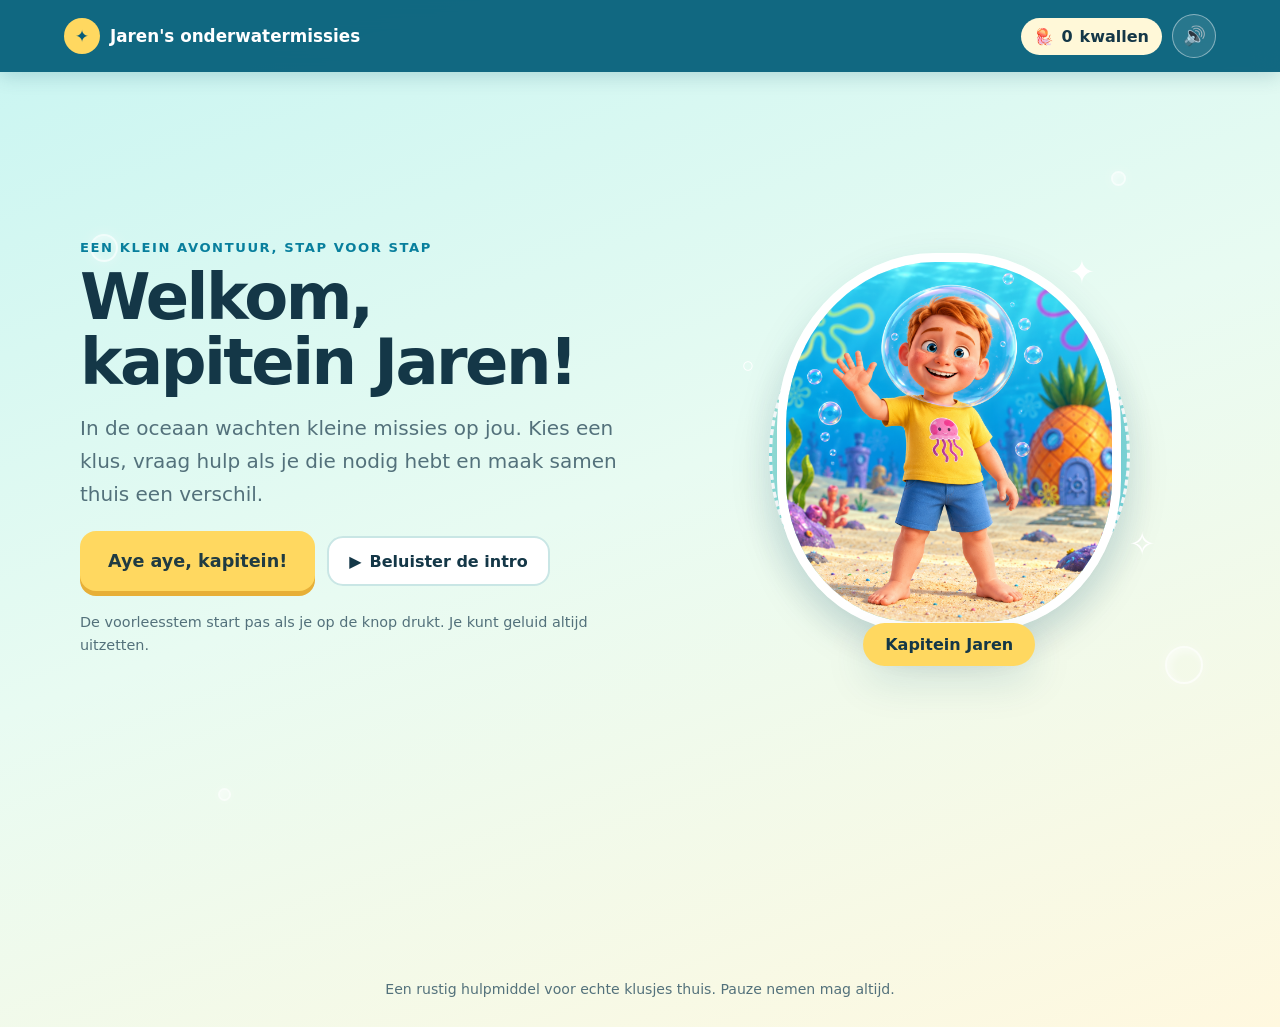
<file: index.html>
<!doctype html>
<html lang="nl">
  <head>
    <meta charset="utf-8">
    <meta name="viewport" content="width=device-width, initial-scale=1">
    <meta name="theme-color" content="#087f9d">
    <meta name="description" content="Een rustige, lokale app met kleine onderwatermissies voor Jaren.">
    <title>Jaren's Onderwatermissies</title>
    <link rel="manifest" href="manifest.json">
    <meta name="apple-mobile-web-app-capable" content="yes">
    <meta name="mobile-web-app-capable" content="yes">
    <meta name="apple-mobile-web-app-title" content="Onderwatermissies">
    <link rel="icon" href="icon-192.png" type="image/png">
    <link rel="apple-touch-icon" href="icon-192.png">
    <link rel="stylesheet" href="styles.css?v=14">
    <script src="voice/clips.js?v=2" defer></script>
    <script src="voice/jaren-clips.js?v=1" defer></script>
    <script src="app.js?v=15" defer></script>
    <script src="games/practiceGames.js?v=4" defer></script>
  </head>
  <body>
    <div class="ocean" aria-hidden="true">
      <span class="bubble bubble-one"></span>
      <span class="bubble bubble-two"></span>
      <span class="bubble bubble-three"></span>
      <span class="bubble bubble-four"></span>
    </div>
    <header class="topbar">
      <a class="brand" href="#" data-action="welcome" aria-label="Naar welkom">
        <span class="brand-mark" aria-hidden="true">✦</span>
        <span>Jaren's onderwatermissies</span>
      </a>
      <div class="topbar-right">
        <div class="wallet" aria-live="polite">
          <span aria-hidden="true">🪼</span>
          <span id="wallet-count">0</span>
          <span class="wallet-label">kwallen</span>
        </div>
        <button class="sound-toggle icon-button" data-action="toggle-voice" aria-label="Voorleesstem aan of uit" title="Voorleesstem aan of uit">
          <span id="voice-icon" aria-hidden="true">🔊</span>
        </button>
      </div>
    </header>

    <main id="app" class="app-shell" tabindex="-1">
      <div id="notice" class="notice" role="status" hidden></div>
      <section id="welcome-view" class="view welcome-view">
        <div class="welcome-copy">
          <p class="eyebrow">Een klein avontuur, stap voor stap</p>
          <h1>Welkom, kapitein Jaren!</h1>
          <p class="lead">In de oceaan wachten kleine missies op jou. Kies een klus, vraag hulp als je die nodig hebt en maak samen thuis een verschil.</p>
          <div class="welcome-actions">
            <button class="button button-primary button-large" data-action="begin">Aye aye, kapitein!</button>
            <button id="intro-button" class="button button-secondary intro-button" data-action="play-intro" aria-pressed="false"><span aria-hidden="true">▶</span> Beluister de intro</button>
          </div>
          <p class="sound-note">De voorleesstem start pas als je op de knop drukt. Je kunt geluid altijd uitzetten.</p>
          <audio id="intro-audio" src="Spongebob SquarePants - Intro (Dutch).mp3" preload="none"></audio>
        </div>
        <button type="button" class="welcome-avatar" data-action="avatar-hello" aria-label="Laat Jaren iets zeggen">
          <div class="avatar-orbit" aria-hidden="true"><span>✦</span><span>◦</span><span>✧</span></div>
          <img src="e6766199-f380-4f51-9668-b47f36cfb918.png" alt="Jaren als vrolijke onderwaterheld">
          <span class="avatar-caption">Kapitein Jaren</span>
        </button>
      </section>

      <section id="missions-view" class="view" hidden>
        <div class="page-heading">
          <div>
            <p class="eyebrow">Jouw avontuur van vandaag</p>
            <h1>Hoi Jaren! Dit kun je vandaag doen.</h1>
            <p class="lead">Kies samen een missie. Je mag altijd om hulp of pauze vragen.</p>
          </div>
          <div class="companion">
            <img src="e6766199-f380-4f51-9668-b47f36cfb918.png" alt="">
            <span>Jaren loopt mee!</span>
          </div>
        </div>
        <div id="missions-list" class="mission-grid"></div>
        <div class="bubble-break">
          <div class="bubble-break-text">
            <span class="bubble-break-icon" aria-hidden="true">🫧</span>
            <div>
              <strong>Even bubbelen</strong>
              <p>Een rustig spelletje zonder timer. Je mag stoppen wanneer je wilt.</p>
            </div>
          </div>
          <button class="button button-secondary" data-action="bubble-break"><span aria-hidden="true">▶</span> Bubbels</button>
        </div>
      </section>

      <section id="mission-view" class="view" hidden>
        <button class="back-link" data-action="missions">← Terug naar mijn missies</button>
        <div id="mission-content"></div>
      </section>

      <section id="room-view" class="view" hidden>
        <div class="page-heading">
          <div>
            <p class="eyebrow">Jouw eigen plekje</p>
            <h1>Mijn onderwaterkamer</h1>
            <p class="lead">Verdien kwallen met missies en kies iets leuks voor jouw kamer.</p>
            <p id="hero-badge" class="title-badge" aria-live="polite"></p>
          </div>
          <div class="companion">
            <img src="e6766199-f380-4f51-9668-b47f36cfb918.png" alt="">
            <span>Jaren kijkt mee!</span>
          </div>
        </div>
        <div class="room-scene">
          <div class="room-window"><span>🌊</span><span>🐠</span><span>🫧</span></div>
          <div class="room-bed"><span>🛏️</span></div>
          <div class="room-shelf"><span>🪸</span></div>
          <div id="room-items" class="room-items" aria-live="polite"></div>
          <img class="room-avatar" src="e6766199-f380-4f51-9668-b47f36cfb918.png" alt="Jaren in zijn kamer">
        </div>
        <h2>Spulletjes voor Jaren</h2>
        <div id="avatar-shop" class="shop-grid"></div>
        <h2>Spulletjes voor de kamer</h2>
        <div id="furniture-shop" class="shop-grid"></div>
      </section>

      <section id="chest-view" class="view" hidden>
        <div class="page-heading">
          <div>
            <p class="eyebrow">Samen afgesproken</p>
            <h1>De echte schatkist</h1>
            <p class="lead">Een ouder stelt een beloning en de afspraak in. Je ziet altijd wat het kost.</p>
          </div>
          <div class="companion">
            <img src="e6766199-f380-4f51-9668-b47f36cfb918.png" alt="">
            <span>Jaren spaart mee!</span>
          </div>
        </div>
        <div id="rewards-list" class="reward-list"></div>
        <h2>Dit gaan we doen</h2>
        <div id="requests-list" class="reward-list"></div>
      </section>

      <section id="parent-view" class="view" hidden>
        <div class="page-heading">
          <div>
            <p class="eyebrow">Alleen voor mama of Birger</p>
            <h1>Ouderhoek</h1>
            <p class="lead">Gegevens blijven op dit apparaat. Deze lokale PIN is alleen bedoeld om toevallig aantikken te voorkomen.</p>
          </div>
          <div class="companion">
            <img src="e6766199-f380-4f51-9668-b47f36cfb918.png" alt="">
            <span>Ouder keurt missies goed</span>
          </div>
        </div>
        <div class="parent-panel">
          <h2>Missies die op jou wachten</h2>
          <div id="approvals-list"></div>
        </div>
        <div class="parent-panel">
          <h2>Beloningsaanvragen</h2>
          <div id="parent-requests"></div>
        </div>
        <div class="parent-panel">
          <h2>Een echte beloning instellen</h2>
          <form id="reward-form" class="reward-form">
            <label>Beloning
              <input name="title" maxlength="60" required placeholder="Bijvoorbeeld: samen een spel kiezen">
            </label>
            <label>Prijs in kwallen
              <input name="price" type="number" min="1" max="500" step="1" required>
            </label>
            <label>Wat spreken jullie af?
              <input name="appointment" maxlength="120" required placeholder="Bijvoorbeeld: vrijdag na het eten">
            </label>
            <button class="button button-primary" type="submit">Beloning toevoegen</button>
          </form>
          <div id="parent-rewards" class="parent-reward-list"></div>
        </div>
        <div class="parent-panel settings-panel">
          <h2>Instellingen en voortgang</h2>
          <label class="setting-row"><span>Voorleesstem</span><input id="voice-setting" type="checkbox"></label>
          <label class="setting-row"><span>Rustige stand (minder beweging)</span><input id="calm-setting" type="checkbox"></label>
          <div class="export-actions">
            <button class="button button-secondary" data-action="export">Voortgang exporteren</button>
            <label class="button button-secondary import-button">Voortgang herstellen
              <input id="import-file" type="file" accept="application/json,.json">
            </label>
          </div>
          <p class="fine-print">De app werkt lokaal op dit apparaat. De PIN is geen beveiliging voor gevoelige gegevens; er zijn geen online accounts of synchronisatie.</p>
        </div>
      </section>
    </main>

    <nav id="bottom-nav" class="bottom-nav" aria-label="Hoofdnavigatie" hidden>
      <button data-action="missions" class="nav-button" aria-current="page"><span aria-hidden="true">🧭</span>Missies</button>
      <button data-action="room" class="nav-button"><span aria-hidden="true">🪸</span>Mijn kamer</button>
      <button data-action="chest" class="nav-button"><span aria-hidden="true">🧰</span>Schatkist</button>
      <button data-action="parent" class="nav-button"><span aria-hidden="true">🔒</span>Ouderhoek</button>
    </nav>

    <dialog id="pin-dialog" class="pin-dialog">
      <form id="pin-form" method="dialog">
        <button class="dialog-close" type="button" data-action="close-pin" aria-label="Sluiten">×</button>
        <p class="eyebrow">Ouderhoek</p>
        <h2 id="pin-title">Voer de ouder-PIN in</h2>
        <p id="pin-description">De PIN voorkomt dat Jaren per ongeluk instellingen wijzigt.</p>
        <label id="pin-confirm-wrap" hidden>PIN nog een keer
          <input id="pin-confirm" type="password" inputmode="numeric" pattern="[0-9]{4}" maxlength="4" autocomplete="new-password">
        </label>
        <label>Vier cijfers
          <input id="pin-input" type="password" inputmode="numeric" pattern="[0-9]{4}" maxlength="4" autocomplete="current-password" required>
        </label>
        <p id="pin-error" class="form-error" aria-live="polite"></p>
        <button class="button button-primary button-full" type="submit">Verder</button>
      </form>
    </dialog>

    <dialog id="confirm-dialog" class="pin-dialog" aria-labelledby="confirm-title">
      <form method="dialog">
        <button class="dialog-close" type="button" data-action="close-confirm" aria-label="Sluiten">×</button>
        <p id="confirm-eyebrow" class="eyebrow">Even checken</p>
        <h2 id="confirm-title">Weet je het zeker?</h2>
        <p id="confirm-body"></p>
        <div class="dialog-actions">
          <button id="confirm-yes" class="button button-primary" type="submit" value="yes">Ja</button>
          <button id="confirm-no" class="button button-secondary" type="submit" value="no">Nee</button>
        </div>
      </form>
    </dialog>

    <dialog id="practice-dialog" class="practice-dialog" aria-labelledby="practice-title">
      <div class="practice-shell">
        <header class="practice-head">
          <div>
            <p id="practice-eyebrow" class="eyebrow">Oefenen</p>
            <h2 id="practice-title">Rustig oefenen</h2>
          </div>
          <button id="practice-stop" class="practice-stop" type="button">Stop</button>
        </header>
        <p id="practice-intro" class="practice-intro"></p>
        <div class="practice-status">
          <span id="practice-progress" class="practice-progress" aria-live="polite"></span>
          <span id="practice-feedback" class="practice-feedback" aria-live="polite"></span>
        </div>
        <div id="practice-stage" class="practice-stage"></div>
        <div id="practice-result" class="practice-result" hidden>
          <span id="practice-result-icon" class="practice-result-icon" aria-hidden="true">🌟</span>
          <h3 id="practice-result-title">Goed geoefend!</h3>
          <p id="practice-result-text"></p>
        </div>
        <div class="practice-actions">
          <button id="practice-speak" class="button button-secondary" type="button">🔊 Lees voor</button>
          <button id="practice-done" class="button button-primary" type="button" hidden>✓ Klaar</button>
        </div>
      </div>
    </dialog>

    <footer class="footer">Een rustig hulpmiddel voor echte klusjes thuis. Pauze nemen mag altijd.</footer>
  </body>
</html>
</file>
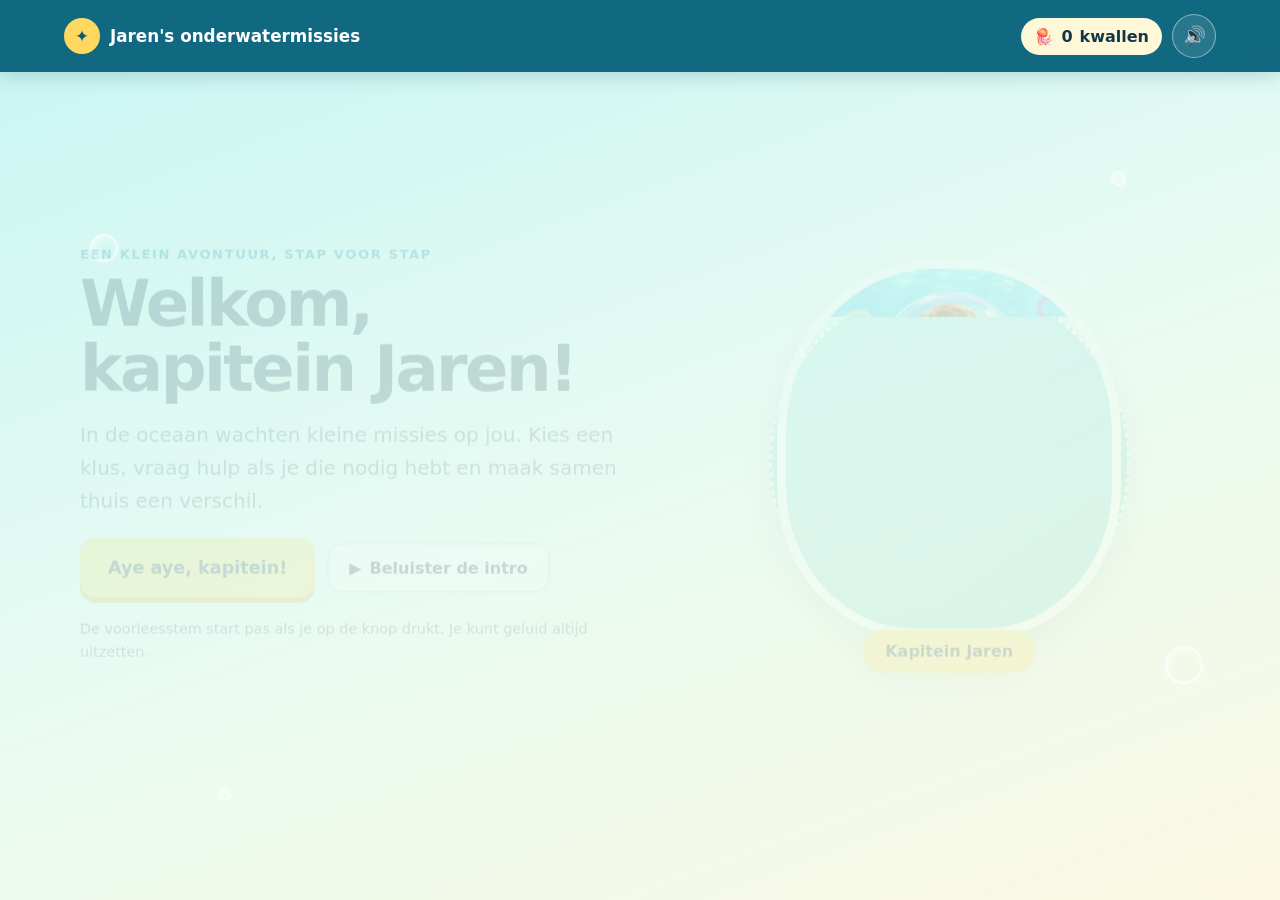
<file: mission-view.html>
<!doctype html>
<html lang="nl">
<head>
    <meta charset="utf-8">
    <meta name="viewport" content="width=device-width, initial-scale=1">
    <meta http-equiv="refresh" content="0; url=index.html#missions">
    <meta name="theme-color" content="#087f9d">
    <title>Jaren's Onderwatermissie - Uit taken</title>
    <link rel="stylesheet" href="styles.css">
</head>
<body>
    <div class="ocean" aria-hidden="true">
        <span class="bubble bubble-one"></span>
        <span class="bubble bubble-two"></span>
        <span class="bubble bubble-three"></span>
        <span class="bubble bubble-four"></span>
    </div>
    <header class="topbar">
        <a class="brand" href="#" data-action="missions">Jaren's onderwatermissies</a>
        <div class="topbar-right">
            <div class="wallet">🪼 <span>0</span> kwallen</div>
            <button class="icon-button" data-action="toggle-voice" title="Voorleesstem">🔈</button>
        </div>
    </header>
    <main class="app-shell" tabindex="-1">
        <div class="notice" role="status" hidden></div>
        <section class="view mission-view" hidden>
            <button class="back-link" data-action="missions">← Terug naar mijn missies</button>
            <div id="mission-content">
                <p>Kies een missie van het scherm Missies</p>
            </div>
        </section>
    </main>
    <nav class="bottom-nav" aria-label="Hoofdnavigatie" hidden>
        <button data-action="missions" class="nav-button active"><span aria-hidden="true">🧭</span>Missies</button>
        <button data-action="room" class="nav-button"><span aria-hidden="true">🪸</span>Mijn kamer</button>
        <button data-action="chest" class="nav-button"><span aria-hidden="true">🧰</span>Schatkist</button>
        <button data-action="parent" class="nav-button"><span aria-hidden="true">🔒</span>Ouderhoek</button>
    </nav>
    <footer class="footer">Een rustig hulpmiddel voor echte klusjes thuis. Pauze nemen mag.</footer>
</body>
</html>
</file>
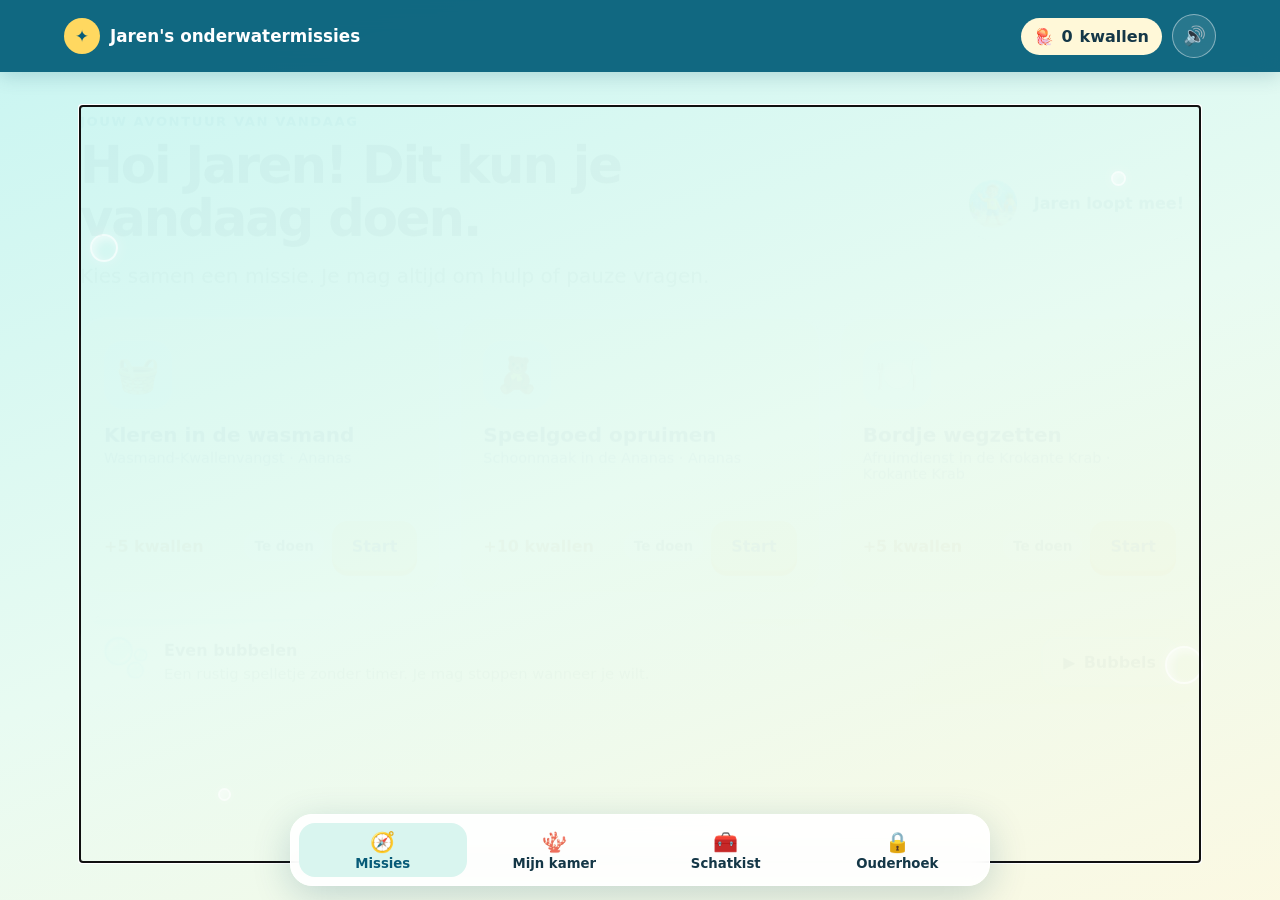
<file: missions.html>
<!doctype html>
<html lang="nl">
<head>
    <meta charset="utf-8">
    <meta name="viewport" content="width=device-width, initial-scale=1">
    <meta http-equiv="refresh" content="0; url=index.html#missions">
    <meta name="theme-color" content="#087f9d">
    <title>Jaren's Onderwatermissies - Missies</title>
    <link rel="stylesheet" href="styles.css">
</head>
<body>
    <div class="ocean" aria-hidden="true">
        <span class="bubble bubble-one"></span>
        <span class="bubble bubble-two"></span>
        <span class="bubble bubble-three"></span>
        <span class="bubble bubble-four"></span>
    </div>
    <header class="topbar">
        <a class="brand" href="#" data-action="welcome">Jaren's onderwatermissies</a>
        <div class="topbar-right">
            <div class="wallet">🪼 <span>0</span> kwallen</div>
            <button class="icon-button" data-action="toggle-voice" title="Voorleesstem">🔈</button>
        </div>
    </header>
    <main class="app-shell" tabindex="-1">
        <div class="notice" role="status" hidden></div>
        <section class="view missions-view" hidden>
            <div class="page">
                <div>
                    <p class="eyebrow">Jouw avontuur van vandaag</p>
                    <h1>Hoi Jaren! Dit kun je vandaag doen.</h1>
                    <p class="lead">Kies samen een missie. Je mag om hulp of pauze vragen.</p>
                </div>
                <div class="companion">
                    <img src="e6766199-f380-4f51-9668-b47f36cfb918.png" alt="">
                    <span>Jaren loopt mee!</span>
                </div>
            </div>
            <div id="missions-list" class="mission-grid"></div>
        </section>
    </main>
    <nav class="bottom-nav" aria-label="Hoofdnavigatie" hidden>
        <button data-action="missions" class="nav-button active"><span aria-hidden="true">🧭</span>Missies</button>
        <button data-action="room" class="nav-button"><span aria-hidden="true">🪸</span>Mijn kamer</button>
        <button data-action="chest" class="nav-button"><span aria-hidden="true">🧰</span>Schatkist</button>
        <button data-action="parent" class="nav-button"><span aria-hidden="true">🔒</span>Ouderhoek</button>
    </nav>
    <footer class="footer">Een rustig hulpmiddel voor echte klusjes thuis. Pauze nemen mag.</footer>
</body>
</html>
</file>
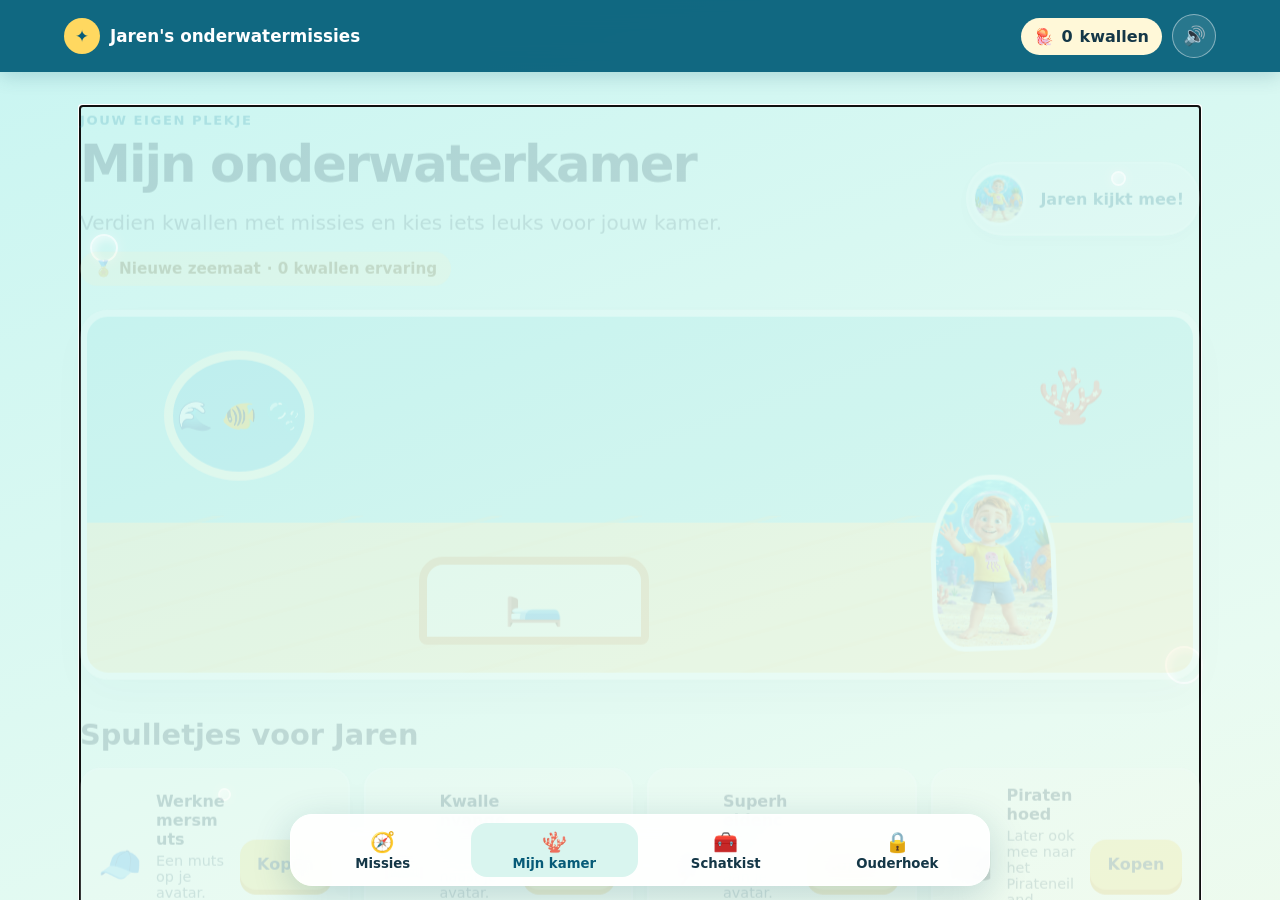
<file: room-view.html>
<!doctype html>
<html lang="nl">
<head>
    <meta charset="utf-8">
    <meta name="viewport" content="width=device-width, initial-scale=1">
    <meta http-equiv="refresh" content="0; url=index.html#room">
    <meta name="theme-color" content="#087f9d">
    <title>Jaren's Kamer</title>
    <link rel="stylesheet" href="styles.css">
</head>
<body>
    <div class="ocean" aria-hidden="true">
        <span class="bubble bubble-one"></span>
        <span class="bubble bubble-two"></span>
        <span class="bubble bubble-three"></span>
        <span class="bubble bubble-four"></span>
    </div>
    <header class="topbar">
        <a class="brand" href="#" data-action="missions">Jaren's onderwatermissies</a>
        <div class="topbar-right">
            <div class="wallet">🪼 <span>0</span> kwallen</div>
            <button class="icon-button" data-action="toggle-voice" title="Voorleesstem">🔈</button>
        </div>
    </header>
    <main class="app-shell" tabindex="-1">
        <div class="notice" role="status" hidden></div>
        <section class="view room-view" hidden>
            <div class="page">
                <div>
                    <p class="eyebrow">Jouw eigen plekje</p>
                    <h1>Mijn onderwaterkamer</h1>
                    <p class="lead">Verdien kwallen met missies</p>
                </div>
                <div class="room-scene">
                    <div class="room-avatar">
                        <img src="e6766199-f380-4f51-9668-b47f36cfb918.png" alt="Jaren">
                    </div>
                    <div class="room-bed">
                        <div class="bed-frame"></div>
                        <div class="pillow"></div>
                    </div>
                    <div class="room-window">
                        <span class="window-text">Sonne</span>
                    </div>
                </div>
            </div>
        </section>
    </main>
    <nav class="bottom-nav" aria-label="Hoofdnavigatie" hidden>
        <button data-action="missions" class="nav-button active"><span aria-hidden="true">🧭</span>Missies</button>
        <button data-action="room" class="nav-button active"><span aria-hidden="true">🪸</span>Mijn kamer</button>
        <button data-action="chest" class="nav-button"><span aria-hidden="true">🧰</span>Schatkist</button>
        <button data-action="parent" class="nav-button"><span aria-hidden="true">🔒</span>Ouderhoek</button>
    </nav>
    <footer class="footer">Een rustig hulpmiddel voor echte klusjes thuis. Pauze nemen mag.</footer>
</body>
</html>
</file>
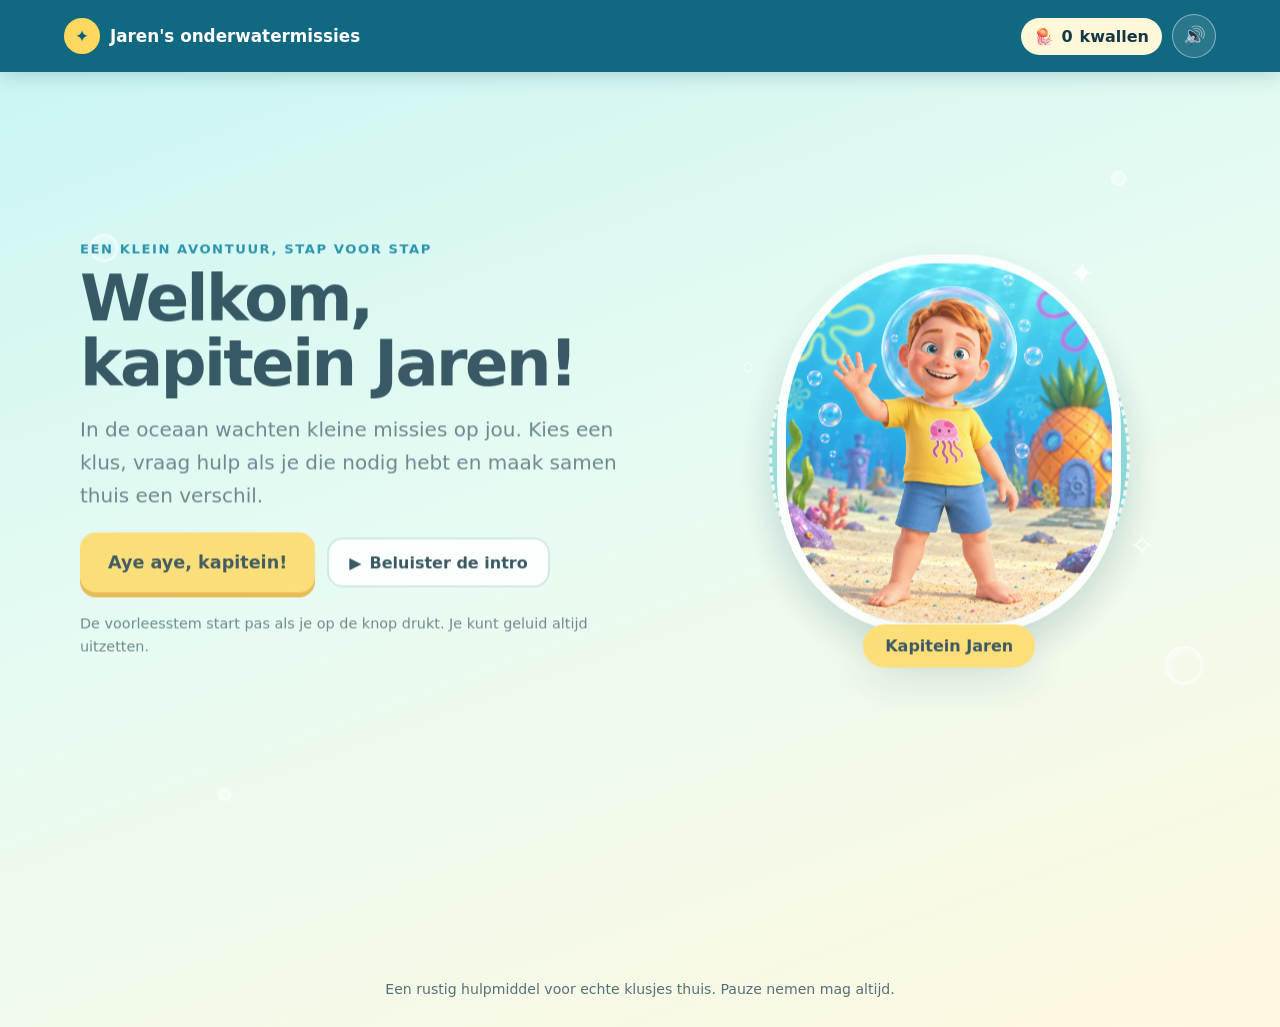
<file: welcome.html>
<!doctype html>
<html lang="nl">
<head>
    <meta charset="utf-8">
    <meta name="viewport" content="width=device-width, initial-scale=1">
    <meta http-equiv="refresh" content="0; url=index.html">
    <meta name="theme-color" content="#087f9d">
    <title>Jaren's Onderwatermissies</title>
    <link rel="stylesheet" href="styles.css">
</head>
<body>
    <div class="ocean" aria-hidden="true">
        <span class="bubble bubble-one"></span>
        <span class="bubble bubble-two"></span>
        <span class="bubble bubble-three"></span>
        <span class="bubble bubble-four"></span>
    </div>
    <header class="topbar">
        <a class="brand" href="#" data-action="welcome">Jaren's onderwatermissies</a>
        <div class="topbar-right">
            <div class="wallet">🪼 <span>0</span> kwallen</div>
            <button class="icon-button" data-action="toggle-voice" title="Voorleesstem">🔈</button>
        </div>
    </header>
    <main class="app-shell" tabindex="-1">
        <div class="notice" role="status" hidden></div>
        <section class="view welcome-view">
            <div class="welcome-copy">
                <p class="eyebrow">Een klein avontuur, stap voor stap</p>
                <h1>Welkom, kapitein Jaren!</h1>
                <p class="lead">In de oceaan wachten kleine missies op jou. Kies een klus, vraag hulp als je die nodig hebt en maak samen thuis een verschil.</p>
                <button class="button button-primary button-large" data-action="begin">Aye aye, kapitein!</button>
                <p class="b-note">De voorleesstem start pas als je op de knop drukt.</p>
            </div>
            <div class="welcome-avatar">
                <div class="avatar-orbit" aria-hidden="true"><span>✦</span><span>◦</span><span>✧</span></div>
                <img src="e6766199-f380-4f51-9668-b47f36cfb918.png" alt="Jaren als vrolijke onderwaterheld">
                <span class="avatar-caption">Kapitein Jaren</span>
            </div>
        </section>
    </main>
    <nav class="bottom-nav" aria-label="Hoofdnavigatie" hidden>
        <button data-action="missions" class="nav-button"><span aria-hidden="true">🧭</span>Missies</button>
        <button data-action="room" class="nav-button"><span aria-hidden="true">🪸</span>Mijn kamer</button>
        <button data-action="chest" class="nav-button"><span aria-hidden="true">🧰</span>Schatkist</button>
        <button data-action="parent" class="nav-button"><span aria-hidden="true">🔒</span>Ouderhoek</button>
    </nav>
    <footer class="footer">Een rustig hulpmiddel voor echte klusjes thuis. Pauze nemen mag.</footer>
</body>
</html>
</file>
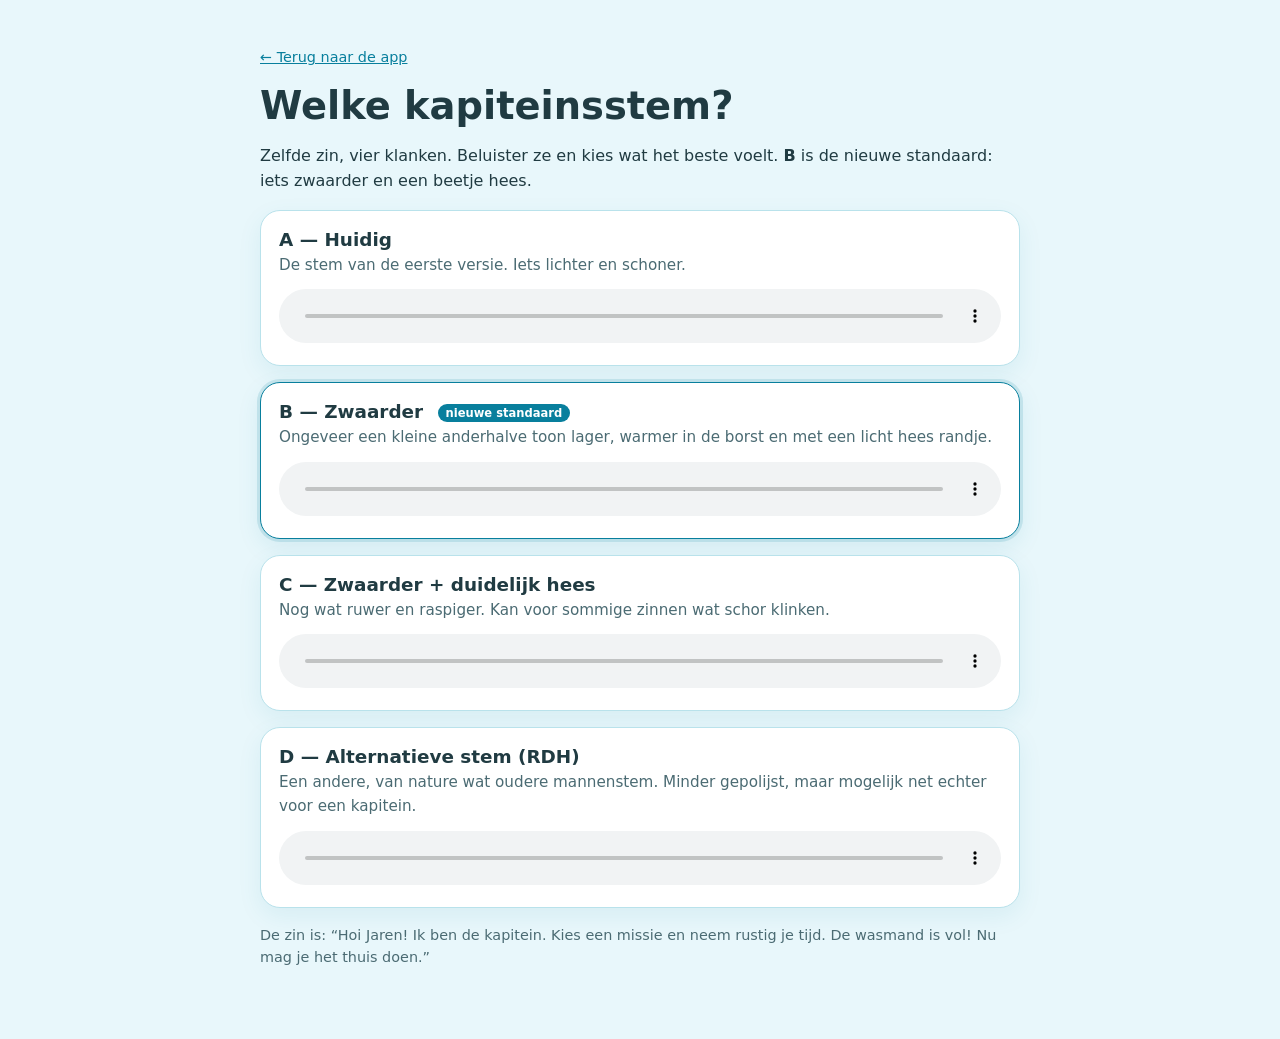
<file: voice/audition.html>
<!doctype html>
<html lang="nl">
<head>
<meta charset="utf-8">
<meta name="viewport" content="width=device-width, initial-scale=1">
<title>Kapiteinsstem beluisteren</title>
<style>
  :root { color-scheme: light; }
  body { margin: 0; min-height: 100vh; font-family: system-ui, sans-serif; background: #e8f7fb; color: #203b42; }
  main { max-width: 760px; margin: 0 auto; padding: 32px 20px 56px; }
  h1 { font-size: clamp(1.6rem, 4vw, 2.4rem); margin: 0 0 8px; }
  p { line-height: 1.55; }
  .card { background: #fff; border: 1px solid #b9e2eb; border-radius: 20px; padding: 18px; margin: 16px 0; box-shadow: 0 8px 24px rgba(8,127,157,.08); }
  .card h2 { margin: 0 0 4px; font-size: 1.15rem; }
  .card p { margin: 0 0 12px; color: #4b6b73; font-size: .95rem; }
  audio { width: 100%; }
  .chosen { border-color: #087f9d; box-shadow: 0 0 0 3px rgba(8,127,157,.14), 0 8px 24px rgba(8,127,157,.10); }
  .badge { display: inline-block; margin-left: 8px; padding: 2px 8px; border-radius: 999px; background: #087f9d; color: #fff; font-size: .72rem; vertical-align: middle; }
  .note { font-size: .9rem; color: #4b6b73; }
  a { color: #087f9d; }
</style>
</head>
<body>
<main>
  <p class="note"><a href="../index.html">← Terug naar de app</a></p>
  <h1>Welke kapiteinsstem?</h1>
  <p>Zelfde zin, vier klanken. Beluister ze en kies wat het beste voelt. <strong>B</strong> is de nieuwe standaard: iets zwaarder en een beetje hees.</p>

  <div class="card">
    <h2>A — Huidig</h2>
    <p>De stem van de eerste versie. Iets lichter en schoner.</p>
    <audio controls preload="none" src="audition/A_huidig.mp3"></audio>
  </div>

  <div class="card chosen">
    <h2>B — Zwaarder <span class="badge">nieuwe standaard</span></h2>
    <p>Ongeveer een kleine anderhalve toon lager, warmer in de borst en met een licht hees randje.</p>
    <audio controls preload="none" src="audition/B_zwaarder.mp3"></audio>
  </div>

  <div class="card">
    <h2>C — Zwaarder + duidelijk hees</h2>
    <p>Nog wat ruwer en raspiger. Kan voor sommige zinnen wat schor klinken.</p>
    <audio controls preload="none" src="audition/C_zwaar_hees.mp3"></audio>
  </div>

  <div class="card">
    <h2>D — Alternatieve stem (RDH)</h2>
    <p>Een andere, van nature wat oudere mannenstem. Minder gepolijst, maar mogelijk net echter voor een kapitein.</p>
    <audio controls preload="none" src="audition/D_rdh.mp3"></audio>
  </div>

  <p class="note">De zin is: “Hoi Jaren! Ik ben de kapitein. Kies een missie en neem rustig je tijd. De wasmand is vol! Nu mag je het thuis doen.”</p>
</main>
</body>
</html>
</file>
<file: styles.css>
:root {
  color-scheme: light;
  --ocean-deep: #075b78;
  --ocean: #087f9d;
  --ocean-light: #d9f7f5;
  --seafoam: #b7f0df;
  --sunshine: #ffd860;
  --coral: #ff8877;
  --ink: #143747;
  --muted: #53717b;
  --paper: #fffdf6;
  --line: #c9e6e5;
  --shadow: 0 16px 42px rgba(8, 77, 100, .13);
  font-family: "Trebuchet MS", "Avenir Next", Avenir, system-ui, sans-serif;
}

* { box-sizing: border-box; }
[hidden] { display: none !important; }

body {
  margin: 0;
  min-width: 320px;
  min-height: 100vh;
  color: var(--ink);
  background: linear-gradient(160deg, #c8f5f2 0%, #e8fbf2 48%, #fff8df 100%);
  overflow-x: hidden;
}

button, input { font: inherit; }
button { color: inherit; }
button:focus-visible, a:focus-visible, input:focus-visible {
  outline: 4px solid #f6a63c;
  outline-offset: 3px;
}

.ocean { position: fixed; inset: 0; z-index: -1; overflow: hidden; pointer-events: none; }
.bubble { position: absolute; width: 28px; height: 28px; border: 2px solid rgba(255,255,255,.68); border-radius: 50%; box-shadow: inset 3px 3px 8px #fff8, 0 0 14px #fff5; }
.bubble-one { left: 7%; top: 26%; }
.bubble-two { right: 12%; top: 19%; width: 15px; height: 15px; }
.bubble-three { right: 6%; bottom: 24%; width: 38px; height: 38px; }
.bubble-four { left: 17%; bottom: 11%; width: 13px; height: 13px; }

.topbar {
  position: sticky;
  top: 0;
  z-index: 3;
  min-height: 72px;
  padding: 10px clamp(16px, 5vw, 64px);
  display: flex;
  align-items: center;
  justify-content: space-between;
  gap: 16px;
  color: white;
  background: rgba(5, 95, 122, .94);
  box-shadow: 0 4px 18px #074f6530;
  backdrop-filter: blur(12px);
}
.brand { display: flex; align-items: center; gap: 10px; text-decoration: none; color: inherit; font-size: 1.05rem; font-weight: 900; }
.brand-mark { display: grid; width: 36px; height: 36px; place-items: center; border-radius: 50%; color: var(--ocean-deep); background: var(--sunshine); }
.topbar-right { display: flex; align-items: center; gap: 10px; }
.wallet { display: flex; align-items: center; gap: 7px; padding: 9px 13px; border-radius: 999px; color: var(--ink); background: #fff8d8; font-weight: 900; }
.wallet-label { font-weight: 700; }
.icon-button { min-width: 44px; min-height: 44px; border: 1px solid #ffffff70; border-radius: 50%; color: white; background: #ffffff19; cursor: pointer; font-size: 1.15rem; }
.app-shell { width: min(1120px, calc(100% - 32px)); min-height: calc(100vh - 144px); margin: 28px auto 110px; }
.view { animation: rise-in .35s ease both; }
.view[hidden] { display: none; }
.notice { position: relative; z-index: 1; margin: 0 0 18px; padding: 14px 18px; border: 2px solid #e8a837; border-radius: 16px; background: #fff5d5; font-weight: 700; }
.welcome-view { min-height: min(720px, calc(100vh - 190px)); display: grid; grid-template-columns: 1.05fr .95fr; align-items: center; gap: clamp(20px, 5vw, 70px); }
.welcome-copy { padding: clamp(20px, 5vw, 60px) 0; }
.eyebrow { margin: 0 0 10px; color: var(--ocean); font-size: .82rem; font-weight: 900; letter-spacing: .12em; text-transform: uppercase; }
h1, h2, p { margin-top: 0; }
h1 { max-width: 760px; margin-bottom: 16px; font-size: clamp(2.2rem, 5vw, 4.1rem); line-height: 1.03; letter-spacing: -.04em; }
h2 { margin: 38px 0 16px; font-size: clamp(1.35rem, 2.5vw, 1.8rem); }
.lead { max-width: 650px; color: var(--muted); font-size: clamp(1.05rem, 2vw, 1.25rem); line-height: 1.65; }
.button { min-height: 50px; display: inline-flex; align-items: center; justify-content: center; gap: 8px; padding: 12px 20px; border: 0; border-radius: 16px; font-weight: 900; cursor: pointer; text-align: center; transition: transform .18s ease, box-shadow .18s ease, filter .18s ease; }
.button:hover:not(:disabled) { transform: translateY(-2px); box-shadow: 0 8px 18px #134b5c29; }
.button:disabled { opacity: .58; cursor: not-allowed; }
.button-primary { color: #203b42; background: var(--sunshine); box-shadow: 0 5px 0 #e7af37; }
.button-secondary { border: 2px solid var(--line); background: white; }
.button-coral { color: #fff; background: #d94f4d; }
.button-large { min-height: 60px; padding: 16px 28px; font-size: 1.1rem; }
.button-full { width: 100%; }
.sound-note, .fine-print { margin-top: 20px; color: var(--muted); font-size: .9rem; line-height: 1.55; }
.welcome-avatar { position: relative; justify-self: center; width: min(100%, 430px); aspect-ratio: 1; }
button.welcome-avatar { display: block; padding: 0; border: 0; background: none; color: inherit; font: inherit; cursor: pointer; -webkit-tap-highlight-color: transparent; }
button.welcome-avatar:focus-visible { outline: 4px solid #087f9d; outline-offset: 8px; border-radius: 50%; }
.welcome-avatar img { transition: transform .2s ease; }
.welcome-avatar:active img { transform: scale(.97); }
.welcome-avatar::before { position: absolute; inset: 8%; content: ""; border: 3px dashed #fff; border-radius: 50%; background: linear-gradient(145deg, #a4e7d8, #71d2db); box-shadow: var(--shadow); }
.welcome-avatar img { position: absolute; left: 10%; top: 3%; width: 80%; height: 88%; object-fit: cover; object-position: center 28%; border: 9px solid #fff; border-radius: 46% 46% 40% 40%; box-shadow: var(--shadow); }
.avatar-caption { position: absolute; bottom: 1%; left: 50%; z-index: 1; transform: translateX(-50%); white-space: nowrap; padding: 12px 22px; border-radius: 999px; background: var(--sunshine); font-weight: 900; box-shadow: var(--shadow); }
.avatar-orbit span { position: absolute; z-index: 1; color: #fff; font-size: 2rem; }
.avatar-orbit span:nth-child(1) { top: 3%; right: 16%; }
.avatar-orbit span:nth-child(2) { top: 25%; left: 1%; }
.avatar-orbit span:nth-child(3) { right: 2%; bottom: 25%; }
.page-heading { display: flex; align-items: center; justify-content: space-between; gap: 22px; margin: 34px 0 24px; }
.page-heading h1 { font-size: clamp(2rem, 4vw, 3.2rem); }
.page-heading .lead { margin-bottom: 0; }
.companion { display: flex; align-items: center; gap: 10px; flex: 0 0 auto; padding: 8px 14px 8px 8px; border: 2px solid white; border-radius: 999px; background: #ffffffb8; color: var(--ocean-deep); font-weight: 900; box-shadow: 0 5px 16px #0e64731a; }
.companion img { width: 54px; height: 54px; object-fit: cover; object-position: center 25%; border-radius: 50%; border: 3px solid #fff; animation: companion-walk 2s ease-in-out infinite alternate; }
.mission-grid { display: grid; grid-template-columns: repeat(3, 1fr); gap: 18px; }
.mission-card { position: relative; display: flex; min-height: 278px; flex-direction: column; padding: 22px; border: 2px solid white; border-radius: 24px; background: #fffdf2e8; box-shadow: var(--shadow); }
.mission-icon { width: 68px; height: 68px; display: grid; place-items: center; margin-bottom: 14px; border-radius: 20px; background: var(--ocean-light); font-size: 2.2rem; }
.mission-card h2 { margin: 0 0 3px; font-size: 1.25rem; }
.mission-tag { margin: 0 0 18px; color: var(--muted); font-size: .9rem; }
.mission-footer { display: flex; align-items: center; justify-content: space-between; gap: 8px; margin-top: auto; }
.points { color: #8d5b00; font-weight: 900; white-space: nowrap; }
.status-pill { display: inline-flex; align-items: center; gap: 5px; width: fit-content; padding: 7px 10px; border-radius: 99px; background: #e5f5ee; color: #256448; font-size: .85rem; font-weight: 900; }
.status-waiting { background: #fff0c8; color: #735308; }
.status-approved { background: #dff3ea; color: #256448; }
.back-link { min-height: 48px; padding: 8px 2px; border: 0; color: var(--ocean-deep); background: transparent; font-weight: 900; cursor: pointer; }
.mission-play { display: grid; grid-template-columns: minmax(0, 1fr) 250px; gap: 24px; margin-top: 14px; }
.step-card { min-height: 340px; padding: clamp(22px, 5vw, 44px); border: 2px solid white; border-radius: 28px; background: var(--paper); box-shadow: var(--shadow); }
.step-count { color: var(--muted); font-weight: 900; }
.step-instruction { margin: 32px 0; font-size: clamp(1.6rem, 4vw, 2.6rem); font-weight: 900; line-height: 1.2; }
.step-actions { display: flex; flex-wrap: wrap; gap: 12px; }
.helper-card { align-self: stretch; padding: 22px; border-radius: 24px; background: #d7f4eb; }
.helper-card img { width: 96px; height: 96px; object-fit: cover; object-position: center 25%; border: 4px solid white; border-radius: 50%; }
.helper-card h2 { margin: 12px 0 8px; font-size: 1.25rem; }
.help-options { display: grid; gap: 10px; margin-top: 16px; }
.help-options .button { min-height: 54px; padding: 10px; background: white; font-size: .92rem; }
.room-scene { position: relative; min-height: 370px; overflow: hidden; border: 7px solid #fff; border-radius: 28px; background: linear-gradient(#8ce0e2 0 58%, #ffe1a0 58%); box-shadow: var(--shadow); }
.room-scene::before { position: absolute; inset: 56% 0 0; content: ""; background: repeating-linear-gradient(165deg, transparent 0 32px, #f8c97855 33px 36px); }
.room-window { position: absolute; top: 34px; left: 7%; width: 150px; height: 130px; display: flex; align-items: center; justify-content: space-around; border: 9px solid #fff5d7; border-radius: 50%; background: #55c5d9; font-size: 1.8rem; }
.room-bed { position: absolute; left: 30%; bottom: 28px; z-index: 1; display: grid; width: 230px; height: 88px; place-items: center; border: 8px solid #e6a14e; border-radius: 24px 24px 8px 8px; background: #fff4d5; font-size: 3rem; }
.room-shelf { position: absolute; top: 48px; right: 8%; font-size: 3.4rem; }
.room-avatar { position: absolute; right: 12%; bottom: 22px; z-index: 2; width: 125px; height: 176px; object-fit: cover; object-position: center 20%; border: 5px solid white; border-radius: 48% 48% 25% 25%; animation: companion-walk 2.4s ease-in-out infinite alternate; }
.room-items { position: absolute; z-index: 3; inset: 0; pointer-events: none; }
.room-items span { position: absolute; font-size: 2.2rem; filter: drop-shadow(0 2px 2px #fff); }
.room-items .avatar-equipment { right: calc(12% + 36px); bottom: 184px; z-index: 4; font-size: 2rem; }
.shop-grid { display: grid; grid-template-columns: repeat(auto-fit, minmax(200px, 1fr)); gap: 14px; }
.shop-card { display: flex; align-items: center; gap: 14px; padding: 16px; border: 2px solid white; border-radius: 20px; background: #fffdf2e8; box-shadow: 0 7px 20px #0c60701a; }
.shop-icon { font-size: 2.2rem; }
.shop-info { flex: 1; }
.shop-info strong, .shop-info span { display: block; }
.shop-info span { margin-top: 4px; color: var(--muted); font-size: .9rem; }
.shop-card .button { min-width: 92px; padding-inline: 12px; }
.reward-list { display: grid; gap: 12px; }
.reward-card { display: flex; align-items: center; justify-content: space-between; gap: 18px; padding: 18px 22px; border: 2px solid white; border-radius: 20px; background: #fffdf2e8; box-shadow: 0 7px 20px #0c60701a; }
.reward-card p { margin: 5px 0 0; color: var(--muted); line-height: 1.5; }
.parent-panel { margin: 18px 0; padding: clamp(18px, 4vw, 28px); border: 2px solid white; border-radius: 24px; background: #fffdf2e8; box-shadow: var(--shadow); }
.parent-panel h2 { margin-top: 0; }
.approval-card { display: flex; flex-wrap: wrap; align-items: center; justify-content: space-between; gap: 14px; padding: 14px 0; border-top: 1px solid var(--line); }
.approval-card:first-child { border-top: 0; }
.approval-actions { display: flex; gap: 10px; flex-wrap: wrap; }
.reward-form { display: grid; grid-template-columns: 1fr 180px; gap: 14px; align-items: end; }
.reward-form label, .pin-dialog label { display: grid; gap: 7px; font-weight: 800; }
.reward-form label:nth-child(3) { grid-column: 1 / -1; }
input:not([type="checkbox"]):not([type="file"]) { width: 100%; min-height: 48px; padding: 10px 12px; border: 2px solid var(--line); border-radius: 12px; background: white; }
.reward-form button { width: fit-content; }
.parent-reward-list { display: grid; gap: 8px; margin-top: 16px; }
.parent-reward { display: flex; justify-content: space-between; gap: 12px; padding: 10px 0; border-top: 1px solid var(--line); }
.setting-row { display: flex; justify-content: space-between; align-items: center; gap: 14px; min-height: 54px; border-top: 1px solid var(--line); font-weight: 800; }
.setting-row input { width: 24px; height: 24px; accent-color: var(--ocean); }
.export-actions { display: flex; flex-wrap: wrap; gap: 10px; margin-top: 16px; }
.import-button { position: relative; overflow: hidden; }
.import-button input { position: absolute; inset: 0; width: 100%; opacity: 0; cursor: pointer; }
.empty-state { padding: 18px; border-radius: 16px; background: #eff9f3; color: var(--muted); }
.bottom-nav { position: fixed; z-index: 4; left: 50%; bottom: 14px; transform: translateX(-50%); display: flex; gap: 4px; width: min(700px, calc(100% - 24px)); padding: 8px; border: 1px solid #fff; border-radius: 22px; background: #ffffffed; box-shadow: 0 10px 38px #044a6233; backdrop-filter: blur(12px); }
.bottom-nav[hidden] { display: none; }
.nav-button { flex: 1; min-height: 54px; display: grid; place-items: center; align-content: center; gap: 2px; border: 0; border-radius: 16px; background: transparent; font-size: .83rem; font-weight: 900; cursor: pointer; }
.nav-button span { font-size: 1.25rem; }
.nav-button[aria-current="page"] { color: var(--ocean-deep); background: #d9f5ef; }
.pin-dialog { width: min(430px, calc(100% - 28px)); padding: 28px; border: 0; border-radius: 24px; background: var(--paper); box-shadow: 0 20px 70px #063f50a6; }
.pin-dialog::backdrop { background: #063e50a3; backdrop-filter: blur(4px); }
.pin-dialog h2 { margin: 0 0 8px; }
.pin-dialog p:not(.eyebrow):not(.form-error) { color: var(--muted); line-height: 1.5; }
.pin-dialog label { margin: 16px 0; }
.dialog-close { float: right; width: 40px; height: 40px; border: 0; border-radius: 50%; background: var(--ocean-light); font-size: 1.5rem; cursor: pointer; }
.form-error { min-height: 1.3em; color: #ad3333; font-weight: 800; }
.footer { padding: 15px 20px 30px; color: var(--muted); text-align: center; font-size: .88rem; }
body.calm-mode *, body.calm-mode *::before, body.calm-mode *::after { animation-duration: .01ms !important; animation-iteration-count: 1 !important; scroll-behavior: auto !important; transition-duration: .01ms !important; }

@keyframes rise-in { from { opacity: 0; transform: translateY(8px); } to { opacity: 1; transform: translateY(0); } }
@keyframes companion-walk { from { transform: translateX(-4px) rotate(-2deg); } to { transform: translateX(5px) rotate(2deg); } }

@media (max-width: 760px) {
  .topbar { min-height: 64px; padding-inline: 14px; }
  .brand { font-size: .88rem; }
  .wallet { gap: 5px; padding: 8px 10px; font-size: .88rem; }
  .wallet-label { display: none; }
  .app-shell { width: min(100% - 24px, 600px); margin-top: 15px; }
  .welcome-view { min-height: auto; grid-template-columns: 1fr; gap: 8px; padding-top: 24px; }
  .welcome-copy { padding: 10px 0; }
  .welcome-avatar { width: min(80vw, 310px); }
  .page-heading { align-items: stretch; flex-direction: column; }
  .page-heading .companion { align-self: flex-end; max-width: 100px; flex-direction: column; gap: 3px; padding: 7px; text-align: center; font-size: .7rem; }
  .companion img { width: 48px; height: 48px; }
  .mission-grid { grid-template-columns: 1fr; }
  .mission-card { min-height: 220px; }
  .mission-play { grid-template-columns: 1fr; }
  .helper-card { display: grid; grid-template-columns: 74px 1fr; align-items: center; column-gap: 12px; }
  .helper-card img { width: 70px; height: 70px; grid-row: span 2; }
  .helper-card h2 { margin: 0; }
  .helper-card p { margin: 4px 0 0; }
  .help-options { grid-column: 1 / -1; }
  .room-scene { min-height: 310px; }
  .room-window { width: 110px; height: 100px; font-size: 1.3rem; }
  .room-bed { left: 12%; width: 180px; }
  .room-avatar { right: 8%; width: 100px; height: 144px; }
  .room-items .avatar-equipment { right: calc(8% + 28px); bottom: 150px; }
  .reward-card { align-items: flex-start; flex-direction: column; }
  .reward-form { grid-template-columns: 1fr; }
  .reward-form label:nth-child(3) { grid-column: auto; }
  .reward-form button { width: 100%; }
  .bottom-nav { bottom: 7px; width: calc(100% - 14px); }
  .nav-button { min-height: 52px; font-size: .7rem; }
  .footer { padding-bottom: 90px; }
}

@media (prefers-reduced-motion: reduce) {
  *, *::before, *::after { scroll-behavior: auto !important; animation-duration: .01ms !important; animation-iteration-count: 1 !important; transition-duration: .01ms !important; }
}

/* --------------------------------------------------------------------------
   Onderdelen van de werkende app
   -------------------------------------------------------------------------- */

.welcome-actions { display: flex; flex-wrap: wrap; align-items: center; gap: 12px; }
.intro-button { min-height: 50px; }

.title-badge {
  display: inline-flex;
  align-items: center;
  gap: 6px;
  margin: 12px 0 0;
  padding: 8px 14px;
  border-radius: 999px;
  background: #fff3c7;
  color: #6d4b00;
  font-size: .95rem;
  font-weight: 800;
}
.title-badge strong { font-weight: 900; }

.mission-footer { flex-wrap: wrap; }
.mission-footer-actions { display: flex; flex-wrap: wrap; align-items: center; justify-content: flex-end; gap: 8px; }
.status-todo { background: #eef2f3; color: #3d5a63; }
.status-doing { background: #e2f1ff; color: #195477; }

.step-icon { margin-bottom: 12px; font-size: 2.8rem; line-height: 1; }
.step-nudge {
  margin: 0 0 22px;
  padding: 14px 16px;
  border: 2px solid #e8a837;
  border-radius: 16px;
  background: #fff5d5;
  font-weight: 700;
  line-height: 1.5;
}
.finish-card { width: min(820px, 100%); margin: 18px auto; }
.finish-card h1, .finish-card h2 { max-width: none; }
.empty-mission { width: min(720px, 100%); margin: 20px auto; }
.success-card { width: min(820px, 100%); margin: 24px auto; text-align: center; }
.success-card h1 { margin-right: auto; margin-left: auto; }
.success-card .lead { margin-right: auto; margin-left: auto; }
.success-big { margin: 0 0 4px; font-size: clamp(3.5rem, 10vw, 5rem); line-height: 1; animation: floaty 2.6s ease-in-out infinite alternate; }
.success-actions { justify-content: center; }

.shop-price { color: #8d5b00 !important; font-weight: 900; }
.shop-card.is-owned { border-color: #c7e8b8; background: #f6fff0; }
.shop-grid { grid-template-columns: repeat(auto-fit, minmax(260px, 1fr)); }
.shop-info { min-width: 0; }
.shop-info strong, .shop-info span { overflow-wrap: break-word; }
.shop-card .button { flex: 0 0 auto; }

.reward-card h3 { margin: 0 0 5px; font-size: 1.15rem; }
.reward-info, .request-info { min-width: 0; flex: 1 1 300px; }
.reward-info p, .request-info p { margin: 5px 0 0; }
.reward-action { display: flex; flex: 0 1 auto; flex-direction: column; align-items: flex-end; gap: 6px; text-align: right; }
.reward-action .fine-print { margin: 0; }
.request-actions { display: flex; flex-wrap: wrap; align-items: flex-end; justify-content: flex-end; gap: 10px; }
.request-when { display: grid; gap: 6px; min-width: min(260px, 100%); font-weight: 800; }
.request-when input { width: 100%; min-height: 48px; padding: 10px 12px; border: 2px solid var(--line); border-radius: 12px; background: white; }
.request-card .status-pill { vertical-align: middle; }

.approval-info { flex: 1 1 300px; }
.approval-info strong { font-size: 1.08rem; }
.approval-info p { margin: 4px 0 0; color: var(--muted); line-height: 1.45; }
.nudge-steps { flex-basis: 100%; width: 100%; padding: 14px; border-radius: 16px; background: #eff9f3; }
.nudge-steps p { margin: 0 0 10px; }
.nudge-options { display: flex; flex-wrap: wrap; gap: 8px; }
.nudge-options button[data-action="nudge-step"] {
  min-height: 46px;
  padding: 10px 14px;
  border: 2px solid var(--line);
  border-radius: 12px;
  background: white;
  font-weight: 700;
  text-align: left;
  cursor: pointer;
}
.nudge-options button[data-action="nudge-step"]:hover { border-color: var(--ocean); }
.parent-reward { align-items: center; }
.parent-reward-info { flex: 1 1 260px; }
.parent-reward-info .fine-print { display: block; margin-top: 4px; }
.dialog-actions { display: flex; flex-wrap: wrap; gap: 10px; margin-top: 22px; }
.dialog-actions .button { flex: 1 1 140px; }

@media (max-width: 1100px) {
  .mission-grid { grid-template-columns: repeat(2, 1fr); }
}

@media (max-height: 700px) {
  .app-shell { margin-top: 16px; }
  .page-heading { margin: 18px 0 16px; }
  .mission-card { min-height: 250px; }
  .step-card { min-height: auto; padding: 22px; }
  .step-instruction { margin: 18px 0; font-size: clamp(1.5rem, 4vw, 2.1rem); }
  .step-icon { margin-bottom: 6px; font-size: 2rem; }
  .helper-card { padding: 18px; }
}

@keyframes floaty { from { transform: translateY(-4px) rotate(-2deg); } to { transform: translateY(5px) rotate(2deg); } }

@media (max-width: 760px) {
  .welcome-actions { flex-direction: column; align-items: stretch; }
  .welcome-actions .button { width: 100%; }
  .title-badge { font-size: .85rem; }
  .mission-footer { gap: 10px; }
  .mission-footer-actions { width: 100%; justify-content: space-between; }
  .reward-card { align-items: stretch; }
  .reward-action { align-items: stretch; text-align: left; }
  .reward-action .button { width: 100%; }
  .request-actions { justify-content: stretch; }
  .request-actions .button { flex: 1 1 100%; }
  .request-when { min-width: 100%; }
  .parent-reward { flex-direction: column; align-items: stretch; }
  .parent-reward .approval-actions { width: 100%; }
  .parent-reward .approval-actions .button { flex: 1 1 100%; }
  .dialog-actions .button { flex: 1 1 100%; }
  .success-actions .button { width: 100%; }
}

/* --------------------------------------------------------------------------
   Rustige oefenspelletjes (geen timer, geen score)
   -------------------------------------------------------------------------- */

.practice-dialog {
  width: min(920px, calc(100% - 20px));
  max-height: calc(100vh - 24px);
  max-height: calc(100dvh - 24px);
  padding: 0;
  border: 0;
  border-radius: 26px;
  color: var(--ink);
  background: var(--paper);
  box-shadow: 0 24px 80px #063f50b8;
  overflow: auto;
}
.practice-dialog::backdrop { background: #063e50b3; backdrop-filter: blur(4px); }
.practice-shell { padding: clamp(18px, 3vw, 28px); }
.practice-head { display: flex; align-items: flex-start; justify-content: space-between; gap: 14px; }
.practice-head h2 { margin: 0; font-size: clamp(1.4rem, 3vw, 2rem); }
.practice-head .eyebrow { margin-bottom: 4px; }
.practice-stop {
  min-width: 88px;
  min-height: 52px;
  padding: 10px 20px;
  border: 2px solid var(--line);
  border-radius: 14px;
  background: white;
  font-weight: 900;
  cursor: pointer;
}
.practice-intro { margin: 12px 0 0; color: var(--muted); font-size: clamp(1rem, 2vw, 1.12rem); line-height: 1.5; }
.practice-status { display: flex; flex-wrap: wrap; align-items: center; gap: 8px 18px; min-height: 28px; margin-top: 10px; }
.practice-progress { padding: 6px 12px; border-radius: 999px; background: var(--ocean-light); color: var(--ocean-deep); font-size: .9rem; font-weight: 900; }
.practice-feedback { color: #256448; font-weight: 800; }
.practice-feedback.is-wrong { color: #8a4a00; }

.practice-stage {
  position: relative;
  min-height: 300px;
  margin-top: 16px;
  padding: 16px;
  border: 2px dashed #cfe8e6;
  border-radius: 22px;
  background: linear-gradient(165deg, #f2fdfa, #fffaf0);
  overflow: hidden;
}

.practice-choice {
  display: grid;
  place-items: center;
  align-content: center;
  gap: 6px;
  min-width: 96px;
  min-height: 96px;
  padding: 10px;
  border: 3px solid white;
  border-radius: 20px;
  background: white;
  box-shadow: 0 5px 14px #0c60701f;
  font-weight: 900;
  cursor: pointer;
}
.practice-choice .choice-icon { font-size: 2.6rem; line-height: 1; }
.practice-choice .choice-name { font-size: .9rem; line-height: 1.2; }
.practice-choice.is-selected { border-color: var(--ocean); background: #e2f7f5; box-shadow: 0 0 0 4px #087f9d33; }
.practice-choice.is-done { color: #256448; background: #e7f7ec; }
.practice-choice:disabled { opacity: .65; cursor: default; }
.practice-choice.is-wrong { border-color: var(--coral); animation: practice-shake .5s ease; }

.laundry-scene { display: grid; grid-template-columns: minmax(0, 1fr) 210px; gap: 16px; align-items: stretch; }
.laundry-floor { display: flex; flex-wrap: wrap; align-content: flex-start; gap: 12px; }
.laundry-space {
  width: 96px;
  height: 96px;
  display: grid;
  place-items: center;
  border: 3px dashed #cfe8e6;
  border-radius: 20px;
  color: #8ab3ae;
  font-size: 2rem;
}
.laundry-basket {
  display: grid;
  place-items: center;
  align-content: center;
  gap: 4px;
  min-height: 200px;
  padding: 12px;
  border: 4px solid #e6c98a;
  border-radius: 24px 24px 34px 34px;
  background: repeating-linear-gradient(45deg, #f7e7bd 0 12px, #f1dba3 12px 24px);
  font-weight: 900;
  cursor: pointer;
}
.laundry-basket:disabled { opacity: .72; cursor: default; filter: grayscale(.25); }
.basket-icon { font-size: 4rem; line-height: 1; }
.basket-clothes { min-height: 26px; font-size: 1.25rem; letter-spacing: 2px; }
.basket-label { padding: 4px 10px; border-radius: 999px; background: #fffdf0; font-size: .9rem; }

.toys-scene, .bag-scene { display: grid; grid-template-columns: minmax(0, 1fr) 210px; gap: 16px; align-items: stretch; }
.practice-choices { display: flex; flex-wrap: wrap; align-content: flex-start; gap: 12px; }
.practice-destination {
  display: grid;
  place-items: center;
  align-content: center;
  gap: 4px;
  min-height: 190px;
  padding: 12px;
  border: 4px solid #b9e2dc;
  border-radius: 24px;
  background: #e9fbf6;
  text-align: center;
  font-weight: 900;
}
.destination-icon { font-size: 3.4rem; line-height: 1; }
.destination-items { min-height: 26px; font-size: 1.3rem; letter-spacing: 2px; }
.practice-empty { align-self: center; margin: 0; padding: 14px; color: var(--muted); font-weight: 800; }

.plate-trail { display: grid; grid-template-columns: repeat(3, 1fr); gap: 14px; }
.plate-step { min-height: 130px; }
.plate-step.is-current { border-color: var(--sunshine); background: #fff7d6; box-shadow: 0 0 0 5px #ffd86066; animation: practice-pulse 2s ease-in-out infinite; }
.plate-step.is-done { opacity: .8; }
.plate-note { margin: 16px 0 0; color: var(--muted); font-weight: 800; text-align: center; }

.waste-scene { display: grid; grid-template-columns: 1fr 1fr; gap: 16px; align-items: center; }
.waste-item {
  display: grid;
  place-items: center;
  gap: 8px;
  min-height: 180px;
  padding: 16px;
  border: 3px solid white;
  border-radius: 22px;
  background: #fff8e4;
  box-shadow: 0 5px 14px #0c60701f;
  text-align: center;
  font-weight: 900;
}
.waste-icon { font-size: 4rem; line-height: 1; }
.waste-bins { display: flex; flex-wrap: wrap; justify-content: center; gap: 12px; }
.waste-bin { min-width: 130px; min-height: 130px; }
.waste-bin.paper { background: #eef7ff; }
.waste-bin.rest { background: #f3f4f5; }

.practice-stage.mode-bubbles {
  min-height: 380px;
  padding: 0;
  border-style: solid;
  border-color: #b9e2dc;
  background: linear-gradient(#bff2f2, #e7fbff 60%, #fff7d9);
}
.bubble-field { position: absolute; inset: 0; overflow: hidden; }
.practice-bubble {
  position: absolute;
  left: var(--left, 20%);
  bottom: -90px;
  width: var(--size, 64px);
  height: var(--size, 64px);
  padding: 0;
  border: 3px solid #ffffffcc;
  border-radius: 50%;
  background: radial-gradient(circle at 32% 30%, #ffffff, #a9eef2 52%, #66d3df 100%);
  box-shadow: inset -5px -7px 12px #2a9fb055, 0 0 20px #ffffff99;
  cursor: pointer;
  animation: practice-bubble-rise var(--rise, 10s) linear forwards;
}
.practice-bubble.is-still { top: var(--top, 40%); bottom: auto; animation: none; }

.practice-result { margin-top: 16px; padding: 22px; border: 3px solid #bfe8c8; border-radius: 22px; background: #effbf1; text-align: center; }
.practice-result-icon { display: block; font-size: 3rem; line-height: 1; }
.practice-result h3 { margin: 8px 0 6px; font-size: 1.4rem; }
.practice-result p { margin: 0; color: #2d6344; font-weight: 700; line-height: 1.5; }
.practice-actions { display: flex; flex-wrap: wrap; justify-content: flex-end; gap: 10px; margin-top: 16px; }
.practice-actions .button { min-width: 140px; }

.practice-invite {
  display: flex;
  align-items: center;
  gap: 14px;
  margin: 0 0 22px;
  padding: 14px 16px;
  border: 2px solid #b9e2dc;
  border-radius: 18px;
  background: #eefaf6;
}
.practice-invite-icon { font-size: 2rem; line-height: 1; }
.practice-invite-copy { flex: 1 1 220px; min-width: 0; }
.practice-invite-copy strong { display: block; }
.practice-invite-copy p { margin: 2px 0 0; color: var(--muted); font-size: .92rem; line-height: 1.45; }
.practice-invite .button { flex: 0 0 auto; }

.bubble-break {
  display: flex;
  align-items: center;
  justify-content: space-between;
  gap: 16px;
  margin-top: 22px;
  padding: 18px 20px;
  border: 2px solid white;
  border-radius: 22px;
  background: linear-gradient(120deg, #e5fbf7, #fff6d8);
  box-shadow: 0 7px 20px #0c60701a;
}
.bubble-break-text { display: flex; align-items: center; gap: 14px; }
.bubble-break-text strong { display: block; }
.bubble-break-text p { margin: 3px 0 0; color: var(--muted); font-size: .92rem; line-height: 1.45; }
.bubble-break-icon { font-size: 2.4rem; line-height: 1; animation: floaty 2.6s ease-in-out infinite alternate; }

@keyframes practice-bubble-rise {
  from { transform: translate(0, 0); opacity: .95; }
  to { transform: translate(var(--drift, 0px), -620px); opacity: .8; }
}
@keyframes practice-pulse {
  0%, 100% { transform: scale(1); }
  50% { transform: scale(1.02); }
}
@keyframes practice-shake {
  0%, 100% { transform: translateX(0); }
  25% { transform: translateX(-5px); }
  75% { transform: translateX(5px); }
}

@media (max-height: 700px) {
  .practice-shell { padding: 16px; }
  .practice-intro { margin-top: 6px; }
  .practice-stage { min-height: 230px; margin-top: 10px; padding: 12px; }
  .practice-stage.mode-bubbles { min-height: 280px; }
  .practice-actions { margin-top: 10px; }
  .laundry-basket { min-height: 165px; }
}

@media (max-width: 760px) {
  .practice-dialog { width: calc(100% - 12px); max-height: calc(100vh - 12px); max-height: calc(100dvh - 12px); border-radius: 20px; }
  .practice-shell { padding: 16px; }
  .laundry-scene, .toys-scene, .bag-scene, .waste-scene { grid-template-columns: 1fr; }
  .laundry-floor { display: grid; grid-template-columns: repeat(2, minmax(0, 1fr)); }
  .laundry-floor .practice-choice { width: 100%; }
  .laundry-space { width: auto; height: 86px; }
  .laundry-basket { min-height: 130px; }
  .practice-choice { min-width: 82px; min-height: 86px; }
  .practice-choice .choice-icon { font-size: 2.2rem; }
  .plate-trail { grid-template-columns: 1fr; }
  .plate-step { min-height: 76px; grid-template-columns: auto 1fr; justify-items: start; align-content: center; text-align: left; }
  .plate-step .choice-icon { font-size: 1.8rem; }
  .practice-stage.mode-bubbles { min-height: 320px; }
  .practice-invite { flex-wrap: wrap; }
  .practice-invite .button { width: 100%; }
  .bubble-break { flex-direction: column; align-items: stretch; }
  .bubble-break .button { width: 100%; }
  .practice-actions .button { flex: 1 1 100%; }
}
</file>
